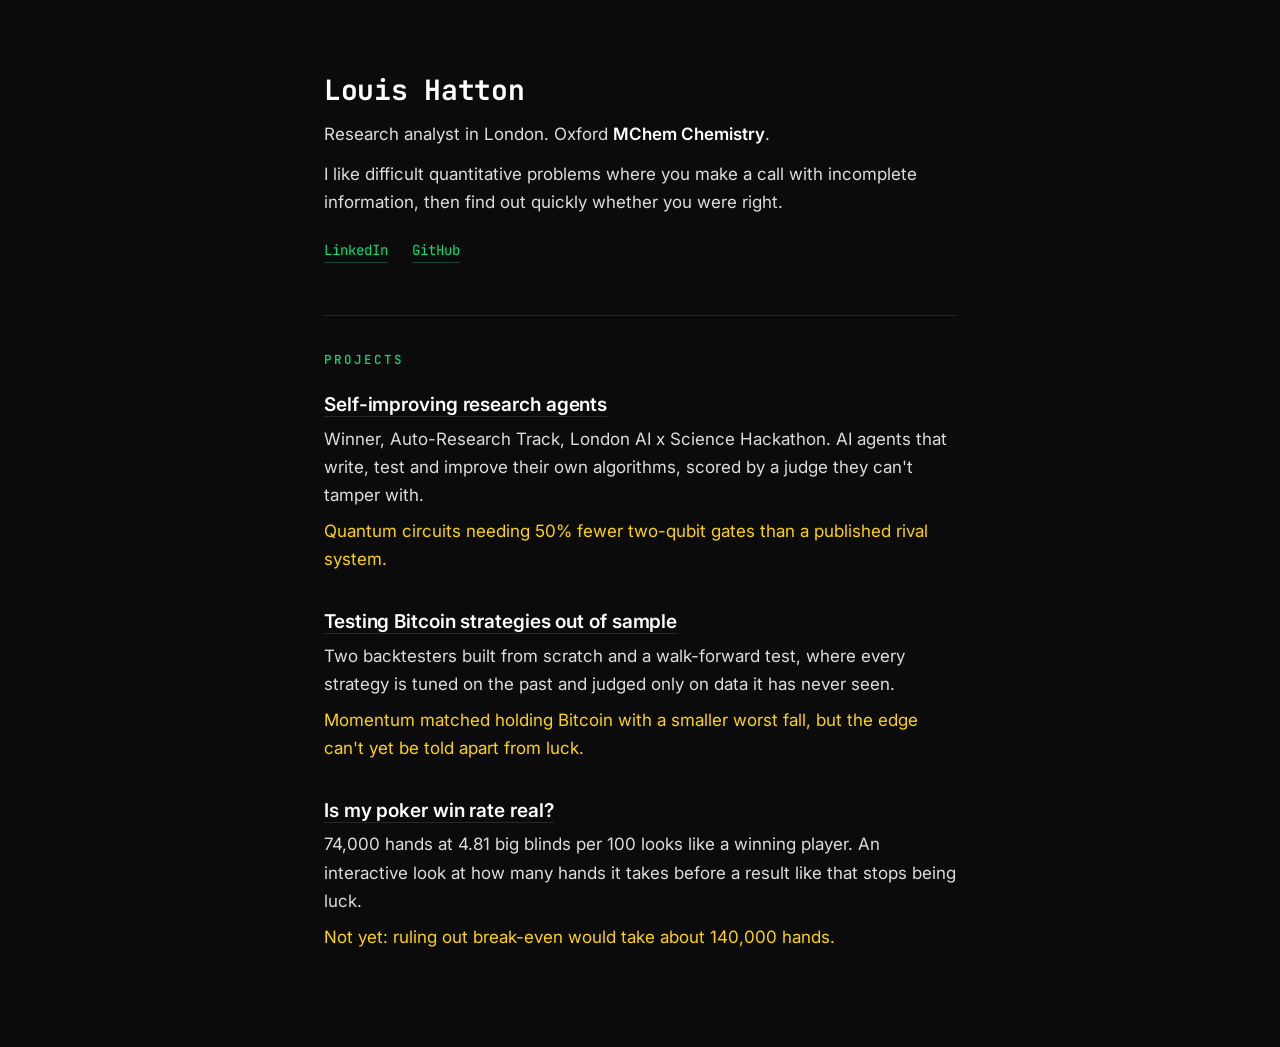
<file: index.html>
<!DOCTYPE html>
<html lang="en">
<head>
<meta charset="utf-8">
<meta name="viewport" content="width=device-width, initial-scale=1">
<title>Louis Hatton</title>
<meta name="description" content="Research analyst in London. Oxford MChem Chemistry. I like difficult quantitative problems where you make a call with incomplete information, then find out quickly whether you were right.">
<meta name="color-scheme" content="dark">
<meta property="og:type" content="website">
<meta property="og:url" content="https://louishatt0n.github.io/">
<meta property="og:title" content="Louis Hatton">
<meta property="og:description" content="Research analyst in London. Oxford MChem Chemistry. I like difficult quantitative problems where you make a call with incomplete information, then find out quickly whether you were right.">
<meta property="og:image" content="https://louishatt0n.github.io/img/og-card.png">
<meta property="og:image:width" content="1200">
<meta property="og:image:height" content="627">
<meta property="og:image:alt" content="Louis Hatton: self-improving research agents, testing Bitcoin strategies out of sample, and whether a poker win rate is real">
<meta name="twitter:card" content="summary_large_image">
<link rel="icon" href="data:image/svg+xml,<svg xmlns='http://www.w3.org/2000/svg' viewBox='0 0 100 100'><rect width='100' height='100' fill='%230b0b0b'/><text y='.92em' x='.14em' font-size='76' fill='%2300e07a' font-family='monospace'>L</text></svg>">
<link rel="preconnect" href="https://fonts.googleapis.com">
<link rel="preconnect" href="https://fonts.gstatic.com" crossorigin>
<link href="https://fonts.googleapis.com/css2?family=Inter:wght@400;500;600&family=JetBrains+Mono:wght@400;500;700&display=swap" rel="stylesheet">
<link rel="stylesheet" href="style.css?v=20261011b">
</head>
<body>
<main>

<h1>Louis Hatton</h1>
<p class="intro">
  Research analyst in London. Oxford <b>MChem Chemistry</b>.
</p>
<p class="intro">
  I like difficult quantitative problems where you make a call with incomplete information,
  then find out quickly whether you were right.
</p>
<div class="links">
  <a href="https://www.linkedin.com/in/louishatton/" target="_blank" rel="noopener">LinkedIn</a>
  <a href="https://github.com/louishatt0n" target="_blank" rel="noopener">GitHub</a>
</div>

<section>
  <h2>Projects</h2>

  <div class="item">
    <h3><a href="agents.html">Self-improving research agents</a></h3>
    <p>Winner, Auto-Research Track, London AI x Science Hackathon. AI agents that write, test and
       improve their own algorithms, scored by a judge they can't tamper with.</p>
    <p class="res">Quantum circuits needing 50% fewer two-qubit gates than a published rival system.</p>
  </div>

  <div class="item">
    <h3><a href="backtester.html">Testing Bitcoin strategies out of sample</a></h3>
    <p>Two backtesters built from scratch and a walk-forward test, where every strategy is tuned on
       the past and judged only on data it has never seen.</p>
    <p class="res">Momentum matched holding Bitcoin with a smaller worst fall, but the edge can't yet
       be told apart from luck.</p>
  </div>

  <div class="item">
    <h3><a href="poker.html">Is my poker win rate real?</a></h3>
    <p>74,000 hands at 4.81 big blinds per 100 looks like a winning player. An interactive look at
       how many hands it takes before a result like that stops being luck.</p>
    <p class="res">Not yet: ruling out break-even would take about 140,000 hands.</p>
  </div>
</section>

</main>
</body>
</html>
</file>
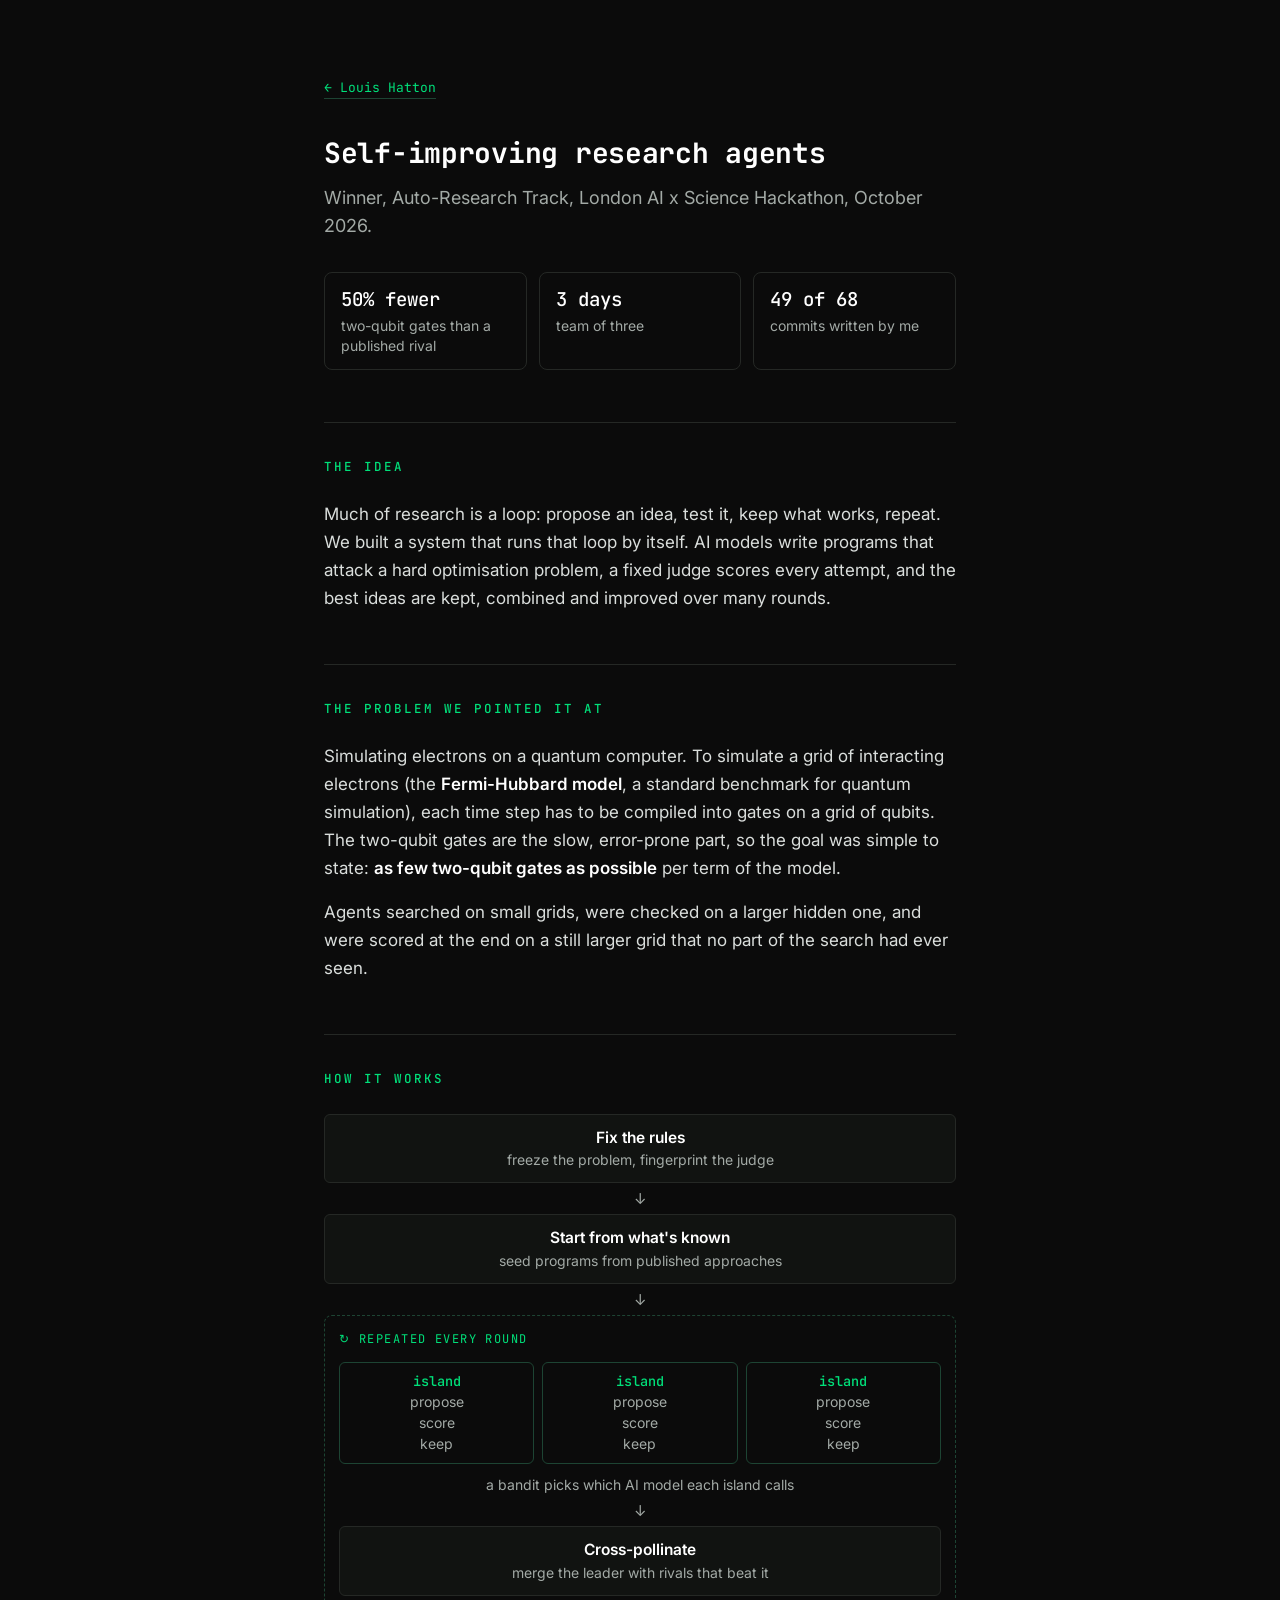
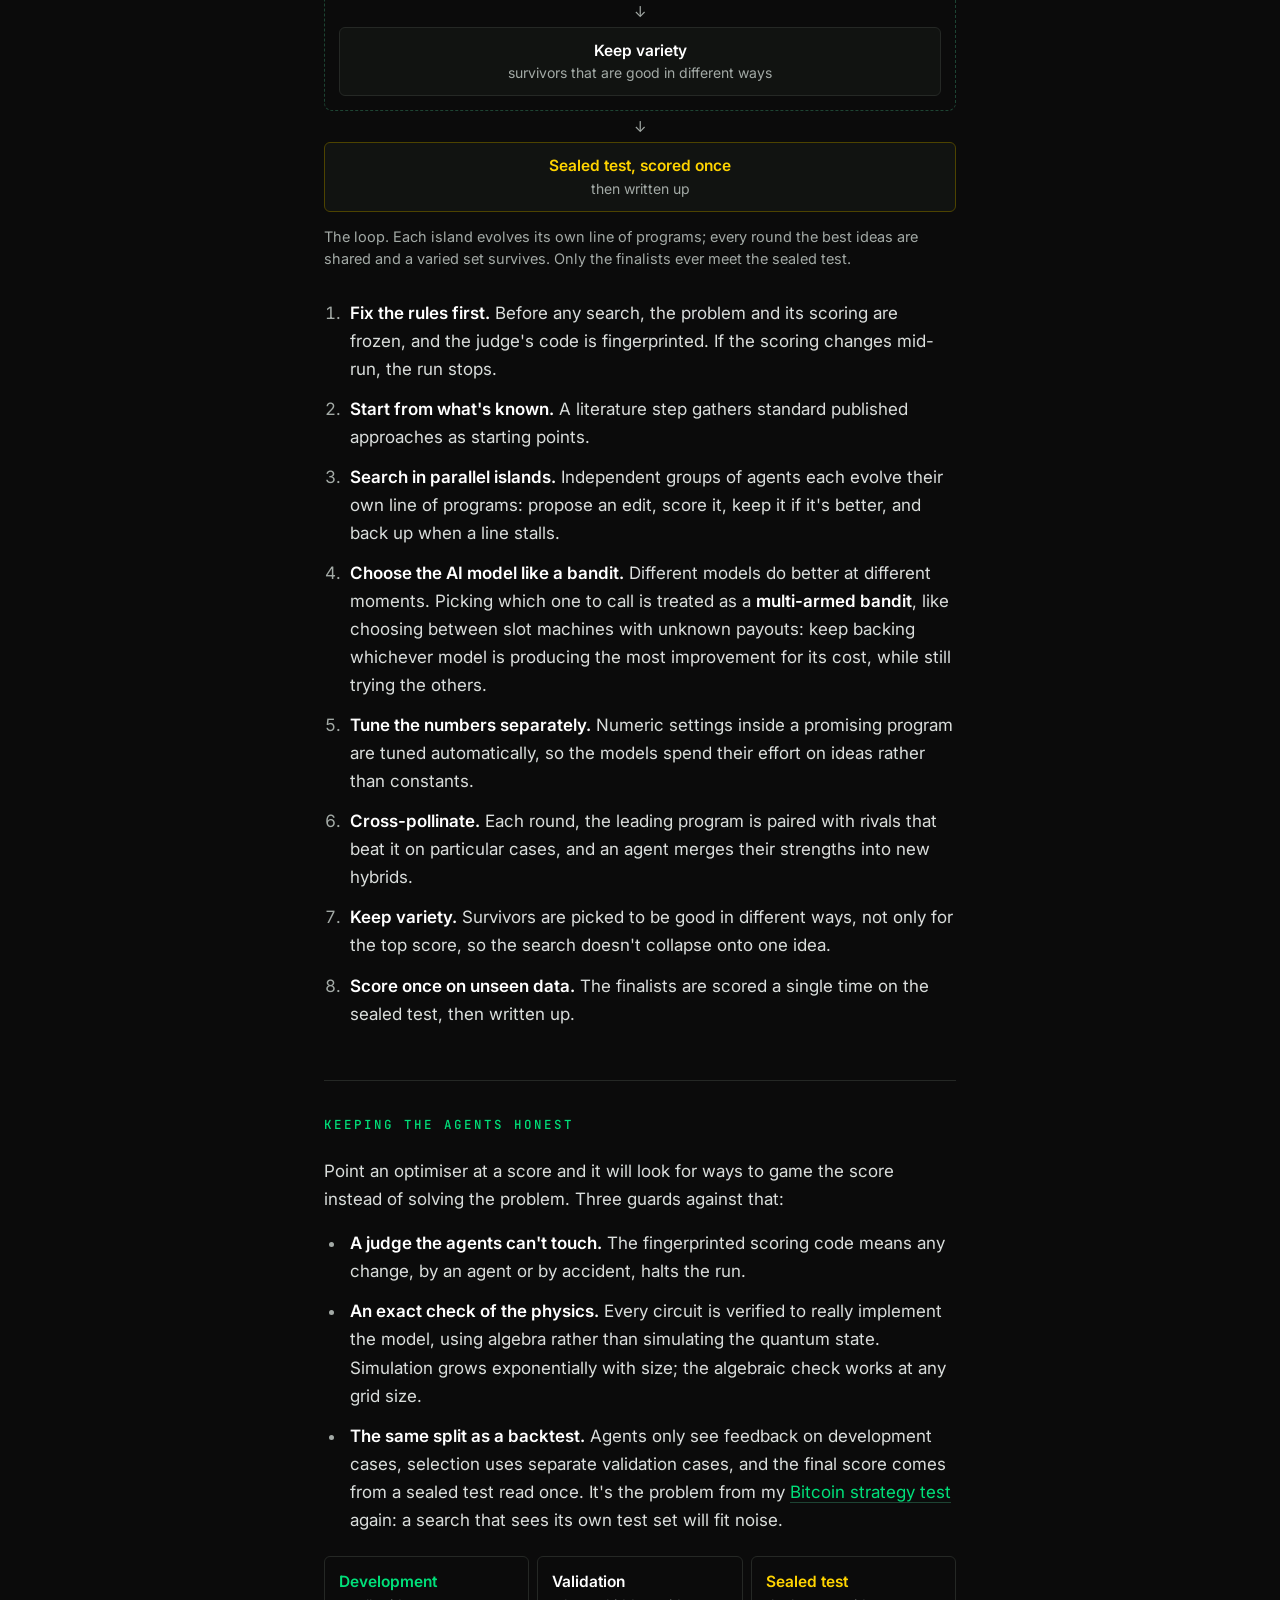
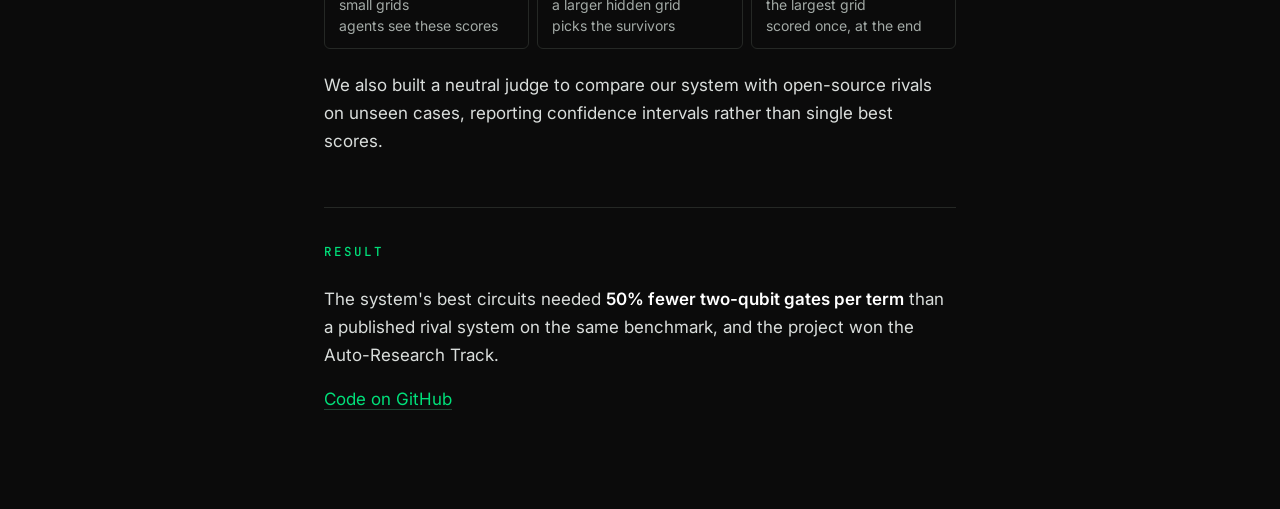
<file: agents.html>
<!DOCTYPE html>
<html lang="en">
<head>
<meta charset="utf-8">
<meta name="viewport" content="width=device-width, initial-scale=1">
<title>Research Agents — Louis Hatton</title>
<meta name="description" content="Winner, Auto-Research Track, London AI x Science Hackathon: AI agents that write, test and improve their own algorithms.">
<meta name="color-scheme" content="dark">
<meta property="og:type" content="article">
<meta property="og:url" content="https://louishatt0n.github.io/agents.html">
<meta property="og:title" content="Research Agents — Louis Hatton">
<meta property="og:description" content="Winner, Auto-Research Track, London AI x Science Hackathon: AI agents that write, test and improve their own algorithms.">
<meta property="og:image" content="https://louishatt0n.github.io/img/og-card.png">
<meta property="og:image:width" content="1200">
<meta property="og:image:height" content="627">
<meta property="og:image:alt" content="Louis Hatton: self-improving research agents, testing Bitcoin strategies out of sample, and whether a poker win rate is real">
<meta name="twitter:card" content="summary_large_image">
<link rel="icon" href="data:image/svg+xml,<svg xmlns='http://www.w3.org/2000/svg' viewBox='0 0 100 100'><rect width='100' height='100' fill='%230b0b0b'/><text y='.92em' x='.14em' font-size='76' fill='%2300e07a' font-family='monospace'>L</text></svg>">
<link rel="preconnect" href="https://fonts.googleapis.com">
<link rel="preconnect" href="https://fonts.gstatic.com" crossorigin>
<link href="https://fonts.googleapis.com/css2?family=Inter:wght@400;500;600&family=JetBrains+Mono:wght@400;500;700&display=swap" rel="stylesheet">
<link rel="stylesheet" href="style.css?v=20261011b">
</head>
<body>
<main>

<a class="back" href="./">← Louis Hatton</a>
<h1>Self-improving research agents</h1>
<p class="lede">Winner, Auto-Research Track, London AI x Science Hackathon, October 2026.</p>

<div class="stats">
  <div class="stat"><b>50% fewer</b><span>two-qubit gates than a published rival</span></div>
  <div class="stat"><b>3 days</b><span>team of three</span></div>
  <div class="stat"><b>49 of 68</b><span>commits written by me</span></div>
</div>

<section class="prose">
  <h2>The idea</h2>
  <p>Much of research is a loop: propose an idea, test it, keep what works, repeat. We built a system
     that runs that loop by itself. AI models write programs that attack a hard optimisation problem, a
     fixed judge scores every attempt, and the best ideas are kept, combined and improved over many
     rounds.</p>
</section>

<section class="prose">
  <h2>The problem we pointed it at</h2>
  <p>Simulating electrons on a quantum computer. To simulate a grid of interacting electrons (the
     <b>Fermi-Hubbard model</b>, a standard benchmark for quantum simulation), each time step has to be
     compiled into gates on a grid of qubits. The two-qubit gates are the slow, error-prone part, so
     the goal was simple to state: <b>as few two-qubit gates as possible</b> per term of the model.</p>
  <p>Agents searched on small grids, were checked on a larger hidden one, and were scored at the end on
     a still larger grid that no part of the search had ever seen.</p>
</section>

<section class="prose">
  <h2>How it works</h2>
  <figure class="flow" aria-label="Diagram of the research loop">
    <div class="step"><b>Fix the rules</b><span>freeze the problem, fingerprint the judge</span></div>
    <div class="arrow" aria-hidden="true">↓</div>
    <div class="step"><b>Start from what's known</b><span>seed programs from published approaches</span></div>
    <div class="arrow" aria-hidden="true">↓</div>
    <div class="loop">
      <div class="loop-tag">↻ Repeated every round</div>
      <div class="islands">
        <div class="island"><b>island</b><span>propose</span><span>score</span><span>keep</span></div>
        <div class="island"><b>island</b><span>propose</span><span>score</span><span>keep</span></div>
        <div class="island"><b>island</b><span>propose</span><span>score</span><span>keep</span></div>
      </div>
      <p class="note">a bandit picks which AI model each island calls</p>
      <div class="arrow" aria-hidden="true">↓</div>
      <div class="step"><b>Cross-pollinate</b><span>merge the leader with rivals that beat it</span></div>
      <div class="arrow" aria-hidden="true">↓</div>
      <div class="step"><b>Keep variety</b><span>survivors that are good in different ways</span></div>
    </div>
    <div class="arrow" aria-hidden="true">↓</div>
    <div class="step final"><b>Sealed test, scored once</b><span>then written up</span></div>
    <figcaption>The loop. Each island evolves its own line of programs; every round the best ideas are
      shared and a varied set survives. Only the finalists ever meet the sealed test.</figcaption>
  </figure>
  <ol>
    <li><b>Fix the rules first.</b> Before any search, the problem and its scoring are frozen, and the
        judge's code is fingerprinted. If the scoring changes mid-run, the run stops.</li>
    <li><b>Start from what's known.</b> A literature step gathers standard published approaches as
        starting points.</li>
    <li><b>Search in parallel islands.</b> Independent groups of agents each evolve their own line of
        programs: propose an edit, score it, keep it if it's better, and back up when a line stalls.</li>
    <li><b>Choose the AI model like a bandit.</b> Different models do better at different moments.
        Picking which one to call is treated as a <b>multi-armed bandit</b>, like choosing between slot
        machines with unknown payouts: keep backing whichever model is producing the most improvement
        for its cost, while still trying the others.</li>
    <li><b>Tune the numbers separately.</b> Numeric settings inside a promising program are tuned
        automatically, so the models spend their effort on ideas rather than constants.</li>
    <li><b>Cross-pollinate.</b> Each round, the leading program is paired with rivals that beat it on
        particular cases, and an agent merges their strengths into new hybrids.</li>
    <li><b>Keep variety.</b> Survivors are picked to be good in different ways, not only for the top
        score, so the search doesn't collapse onto one idea.</li>
    <li><b>Score once on unseen data.</b> The finalists are scored a single time on the sealed test,
        then written up.</li>
  </ol>
</section>

<section class="prose">
  <h2>Keeping the agents honest</h2>
  <p>Point an optimiser at a score and it will look for ways to game the score instead of solving the
     problem. Three guards against that:</p>
  <ul>
    <li><b>A judge the agents can't touch.</b> The fingerprinted scoring code means any change, by an
        agent or by accident, halts the run.</li>
    <li><b>An exact check of the physics.</b> Every circuit is verified to really implement the model,
        using algebra rather than simulating the quantum state. Simulation grows exponentially with
        size; the algebraic check works at any grid size.</li>
    <li><b>The same split as a backtest.</b> Agents only see feedback on development cases, selection
        uses separate validation cases, and the final score comes from a sealed test read once. It's
        the problem from my <a href="backtester.html">Bitcoin strategy test</a> again: a search that
        sees its own test set will fit noise.</li>
  </ul>
  <div class="split" aria-label="How the test cases are split">
    <div class="part dev"><b>Development</b><span>small grids</span><span>agents see these scores</span></div>
    <div class="part val"><b>Validation</b><span>a larger hidden grid</span><span>picks the survivors</span></div>
    <div class="part test"><b>Sealed test</b><span>the largest grid</span><span>scored once, at the end</span></div>
  </div>
  <p>We also built a neutral judge to compare our system with open-source rivals on unseen cases,
     reporting confidence intervals rather than single best scores.</p>
</section>

<section class="prose">
  <h2>Result</h2>
  <p>The system's best circuits needed <b>50% fewer two-qubit gates per term</b> than a published rival
     system on the same benchmark, and the project won the Auto-Research Track.</p>
  <p><a href="https://github.com/Geno20261003/aixscience_hackathon" target="_blank" rel="noopener">Code on GitHub</a></p>
</section>

</main>
</body>
</html>
</file>
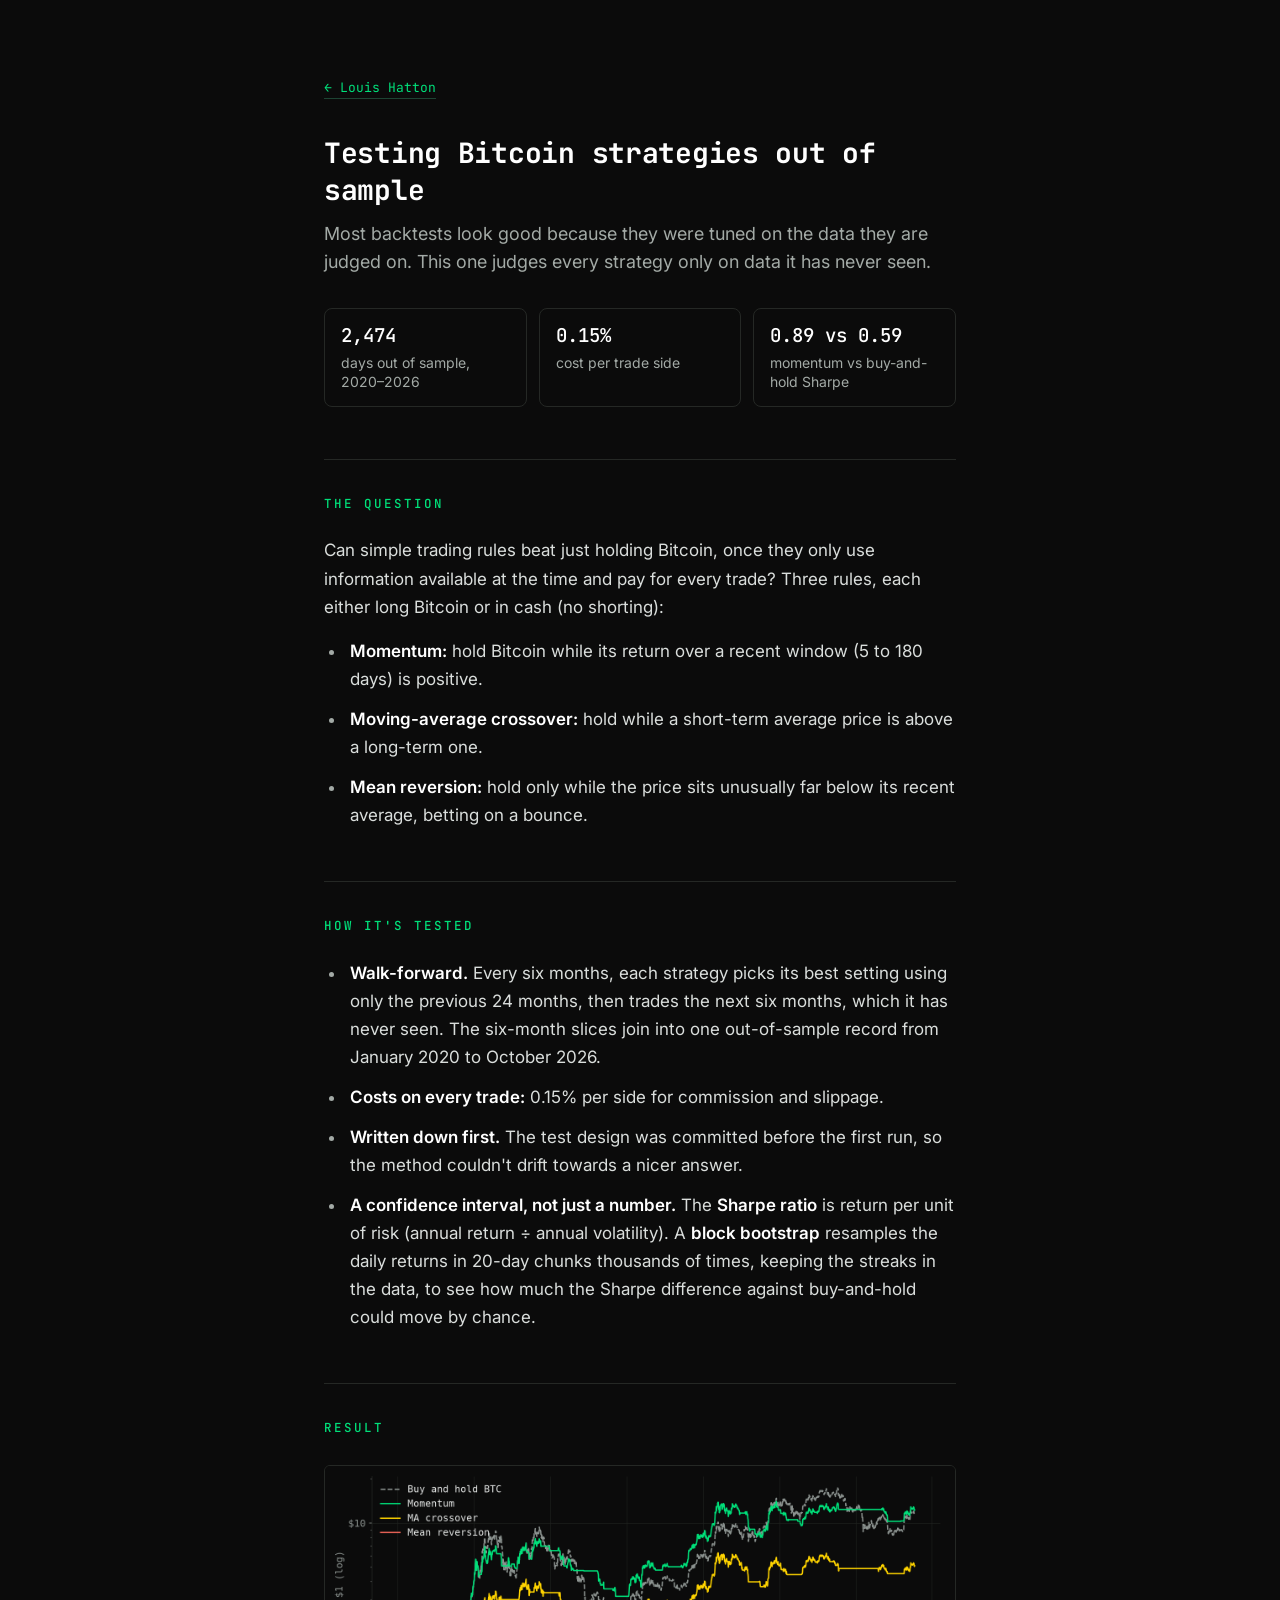
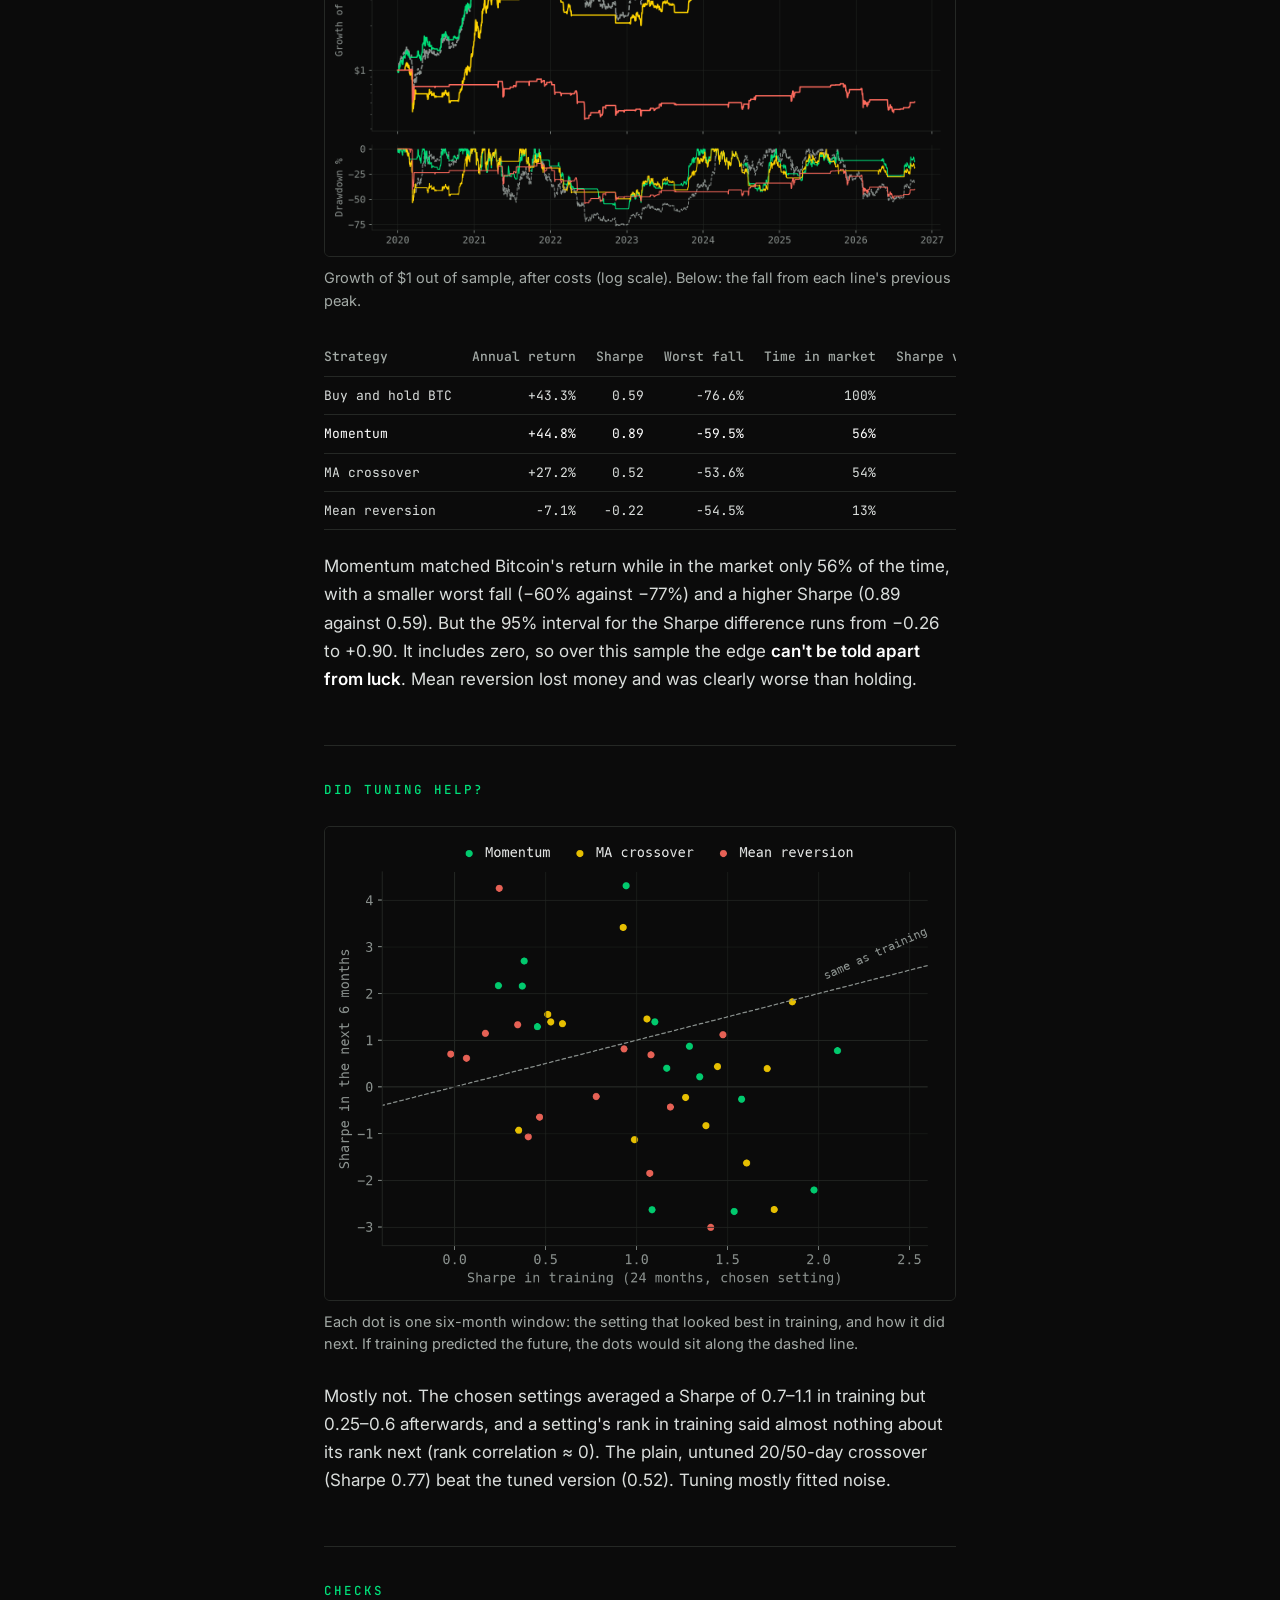
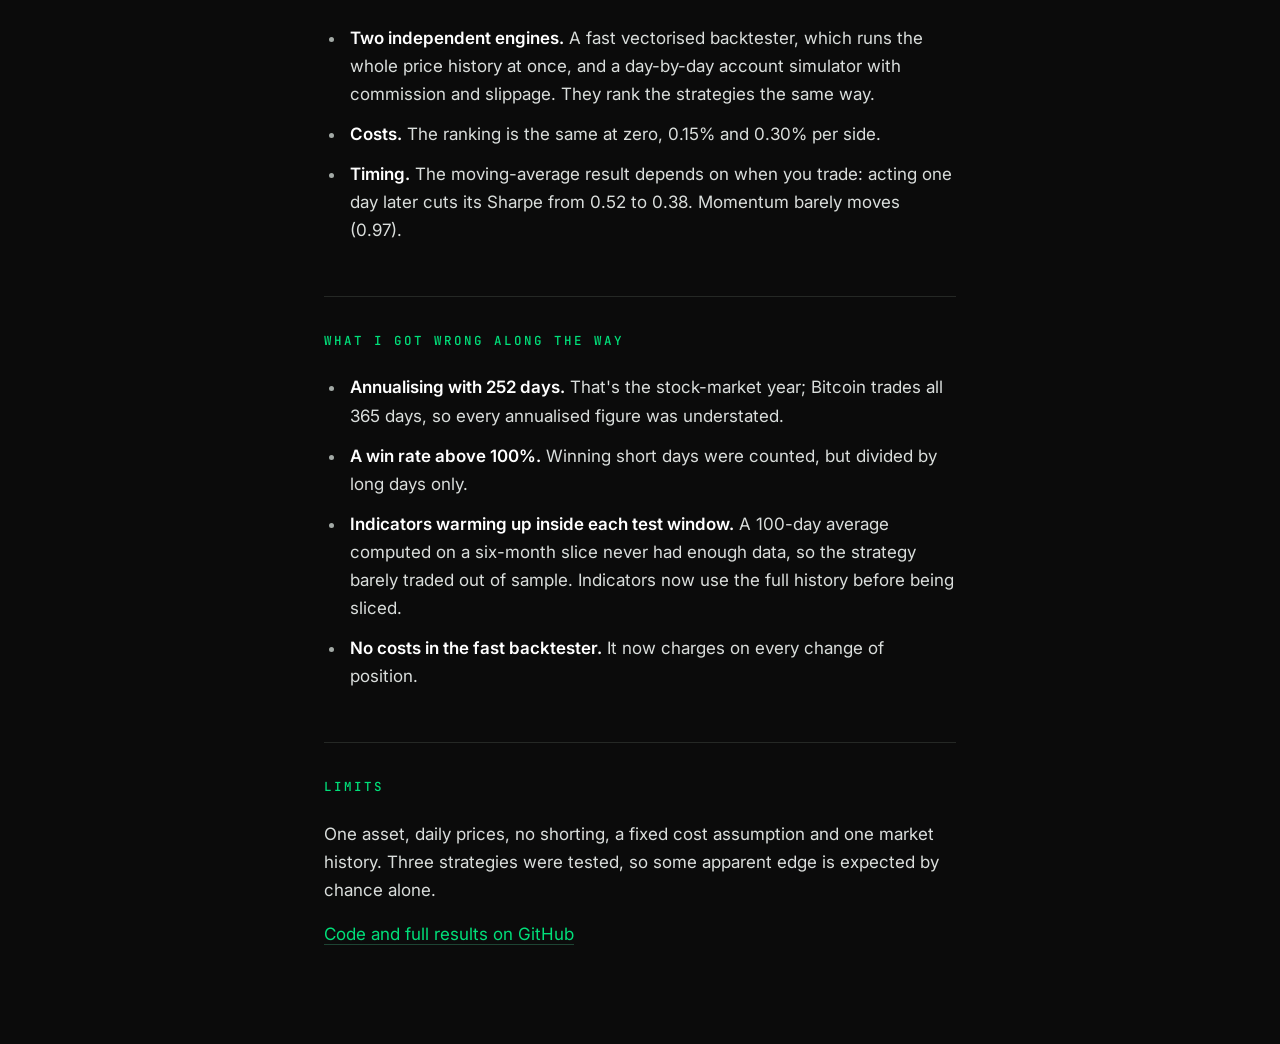
<file: backtester.html>
<!DOCTYPE html>
<html lang="en">
<head>
<meta charset="utf-8">
<meta name="viewport" content="width=device-width, initial-scale=1">
<title>Bitcoin Backtester — Louis Hatton</title>
<meta name="description" content="A walk-forward, out-of-sample test of three Bitcoin trading strategies after costs, with bootstrap confidence intervals.">
<meta name="color-scheme" content="dark">
<meta property="og:type" content="article">
<meta property="og:url" content="https://louishatt0n.github.io/backtester.html">
<meta property="og:title" content="Bitcoin Backtester — Louis Hatton">
<meta property="og:description" content="A walk-forward, out-of-sample test of three Bitcoin trading strategies after costs, with bootstrap confidence intervals.">
<meta property="og:image" content="https://louishatt0n.github.io/img/og-card.png">
<meta property="og:image:width" content="1200">
<meta property="og:image:height" content="627">
<meta property="og:image:alt" content="Louis Hatton: self-improving research agents, testing Bitcoin strategies out of sample, and whether a poker win rate is real">
<meta name="twitter:card" content="summary_large_image">
<link rel="icon" href="data:image/svg+xml,<svg xmlns='http://www.w3.org/2000/svg' viewBox='0 0 100 100'><rect width='100' height='100' fill='%230b0b0b'/><text y='.92em' x='.14em' font-size='76' fill='%2300e07a' font-family='monospace'>L</text></svg>">
<link rel="preconnect" href="https://fonts.googleapis.com">
<link rel="preconnect" href="https://fonts.gstatic.com" crossorigin>
<link href="https://fonts.googleapis.com/css2?family=Inter:wght@400;500;600&family=JetBrains+Mono:wght@400;500;700&display=swap" rel="stylesheet">
<link rel="stylesheet" href="style.css?v=20261011b">
</head>
<body>
<main>

<a class="back" href="./">← Louis Hatton</a>
<h1>Testing Bitcoin strategies out of sample</h1>
<p class="lede">Most backtests look good because they were tuned on the data they are judged on. This one
   judges every strategy only on data it has never seen.</p>

<div class="stats">
  <div class="stat"><b>2,474</b><span>days out of sample, 2020–2026</span></div>
  <div class="stat"><b>0.15%</b><span>cost per trade side</span></div>
  <div class="stat"><b>0.89 vs 0.59</b><span>momentum vs buy-and-hold Sharpe</span></div>
</div>

<section class="prose">
  <h2>The question</h2>
  <p>Can simple trading rules beat just holding Bitcoin, once they only use information available at
     the time and pay for every trade? Three rules, each either long Bitcoin or in cash (no shorting):</p>
  <ul>
    <li><b>Momentum:</b> hold Bitcoin while its return over a recent window (5 to 180 days) is positive.</li>
    <li><b>Moving-average crossover:</b> hold while a short-term average price is above a long-term one.</li>
    <li><b>Mean reversion:</b> hold only while the price sits unusually far below its recent average,
        betting on a bounce.</li>
  </ul>
</section>

<section class="prose">
  <h2>How it's tested</h2>
  <ul>
    <li><b>Walk-forward.</b> Every six months, each strategy picks its best setting using only the
        previous 24 months, then trades the next six months, which it has never seen. The six-month
        slices join into one out-of-sample record from January 2020 to October 2026.</li>
    <li><b>Costs on every trade:</b> 0.15% per side for commission and slippage.</li>
    <li><b>Written down first.</b> The test design was committed before the first run, so the method
        couldn't drift towards a nicer answer.</li>
    <li><b>A confidence interval, not just a number.</b> The <b>Sharpe ratio</b> is return per unit of
        risk (annual return ÷ annual volatility). A <b>block bootstrap</b> resamples the daily returns in
        20-day chunks thousands of times, keeping the streaks in the data, to see how much the Sharpe
        difference against buy-and-hold could move by chance.</li>
  </ul>
</section>

<section class="prose">
  <h2>Result</h2>
  <figure>
    <img src="img/oos_equity.png" alt="Out-of-sample growth of one dollar for buy-and-hold Bitcoin and the three walk-forward strategies, 2020 to 2026, with drawdowns below" loading="lazy">
    <figcaption>Growth of $1 out of sample, after costs (log scale). Below: the fall from each line's
      previous peak.</figcaption>
  </figure>
  <div class="table-wrap">
    <table>
      <thead><tr><th>Strategy</th><th>Annual return</th><th>Sharpe</th><th>Worst fall</th><th>Time in market</th><th>Sharpe vs hold, 95% CI</th></tr></thead>
      <tbody>
        <tr><td>Buy and hold BTC</td><td>+43.3%</td><td>0.59</td><td>−76.6%</td><td>100%</td><td></td></tr>
        <tr class="hl"><td>Momentum</td><td>+44.8%</td><td>0.89</td><td>−59.5%</td><td>56%</td><td>−0.26 to +0.90</td></tr>
        <tr><td>MA crossover</td><td>+27.2%</td><td>0.52</td><td>−53.6%</td><td>54%</td><td>−0.59 to +0.52</td></tr>
        <tr><td>Mean reversion</td><td>−7.1%</td><td>−0.22</td><td>−54.5%</td><td>13%</td><td>−1.52 to −0.10</td></tr>
      </tbody>
    </table>
  </div>
  <p>Momentum matched Bitcoin's return while in the market only 56% of the time, with a smaller worst
     fall (−60% against −77%) and a higher Sharpe (0.89 against 0.59). But the 95% interval for the
     Sharpe difference runs from −0.26 to +0.90. It includes zero, so over this sample the edge
     <b>can't be told apart from luck</b>. Mean reversion lost money and was clearly worse than holding.</p>
</section>

<section class="prose">
  <h2>Did tuning help?</h2>
  <figure>
    <img src="img/train_vs_test.png" alt="Scatter of training Sharpe against next-six-month Sharpe for each walk-forward window; points show no relationship with the diagonal" loading="lazy">
    <figcaption>Each dot is one six-month window: the setting that looked best in training, and how it
      did next. If training predicted the future, the dots would sit along the dashed line.</figcaption>
  </figure>
  <p>Mostly not. The chosen settings averaged a Sharpe of 0.7–1.1 in training but 0.25–0.6 afterwards,
     and a setting's rank in training said almost nothing about its rank next (rank correlation ≈ 0).
     The plain, untuned 20/50-day crossover (Sharpe 0.77) beat the tuned version (0.52). Tuning mostly
     fitted noise.</p>
</section>

<section class="prose">
  <h2>Checks</h2>
  <ul>
    <li><b>Two independent engines.</b> A fast vectorised backtester, which runs the whole price history
        at once, and a day-by-day account simulator with commission and slippage. They rank the
        strategies the same way.</li>
    <li><b>Costs.</b> The ranking is the same at zero, 0.15% and 0.30% per side.</li>
    <li><b>Timing.</b> The moving-average result depends on when you trade: acting one day later cuts its
        Sharpe from 0.52 to 0.38. Momentum barely moves (0.97).</li>
  </ul>
</section>

<section class="prose">
  <h2>What I got wrong along the way</h2>
  <ul>
    <li><b>Annualising with 252 days.</b> That's the stock-market year; Bitcoin trades all 365 days, so
        every annualised figure was understated.</li>
    <li><b>A win rate above 100%.</b> Winning short days were counted, but divided by long days only.</li>
    <li><b>Indicators warming up inside each test window.</b> A 100-day average computed on a six-month
        slice never had enough data, so the strategy barely traded out of sample. Indicators now use the
        full history before being sliced.</li>
    <li><b>No costs in the fast backtester.</b> It now charges on every change of position.</li>
  </ul>
</section>

<section class="prose">
  <h2>Limits</h2>
  <p>One asset, daily prices, no shorting, a fixed cost assumption and one market history. Three
     strategies were tested, so some apparent edge is expected by chance alone.</p>
  <p><a href="https://github.com/louishatt0n/algotrading_learner" target="_blank" rel="noopener">Code and full results on GitHub</a></p>
</section>

</main>
</body>
</html>
</file>
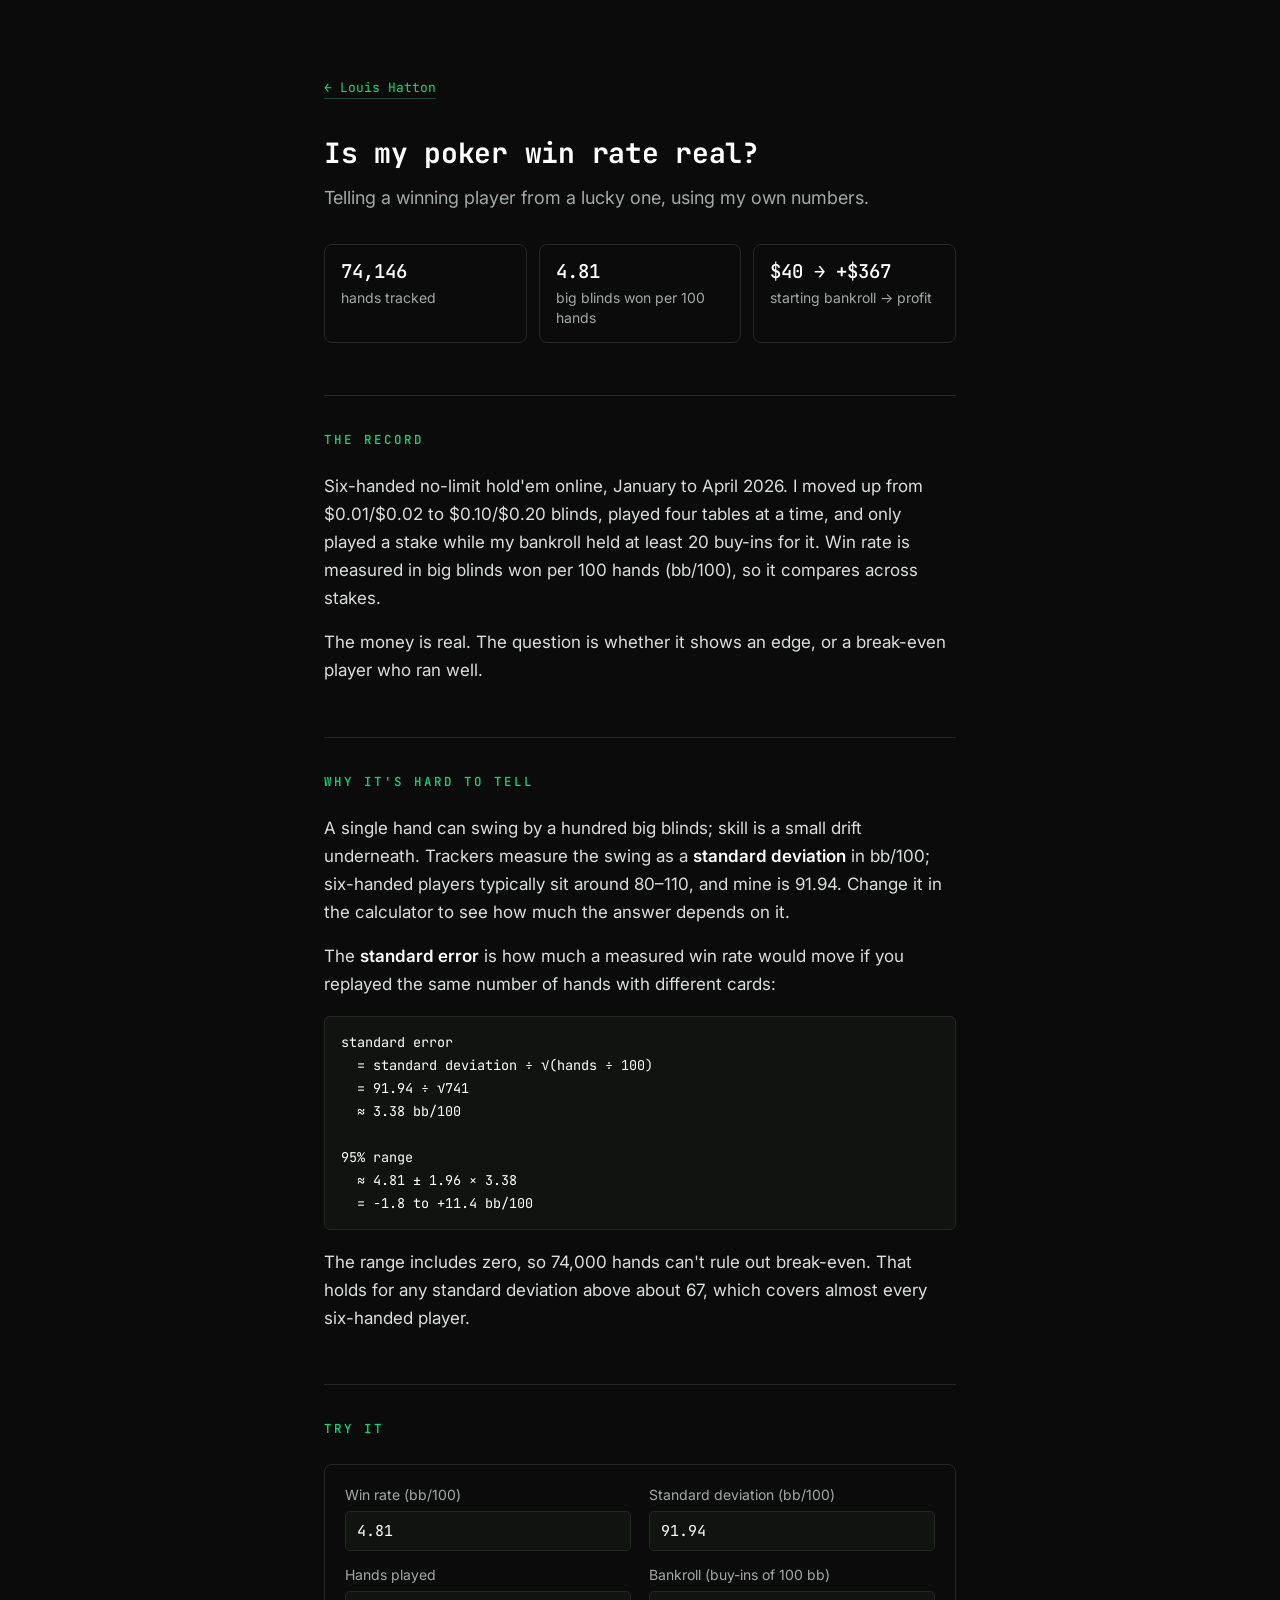
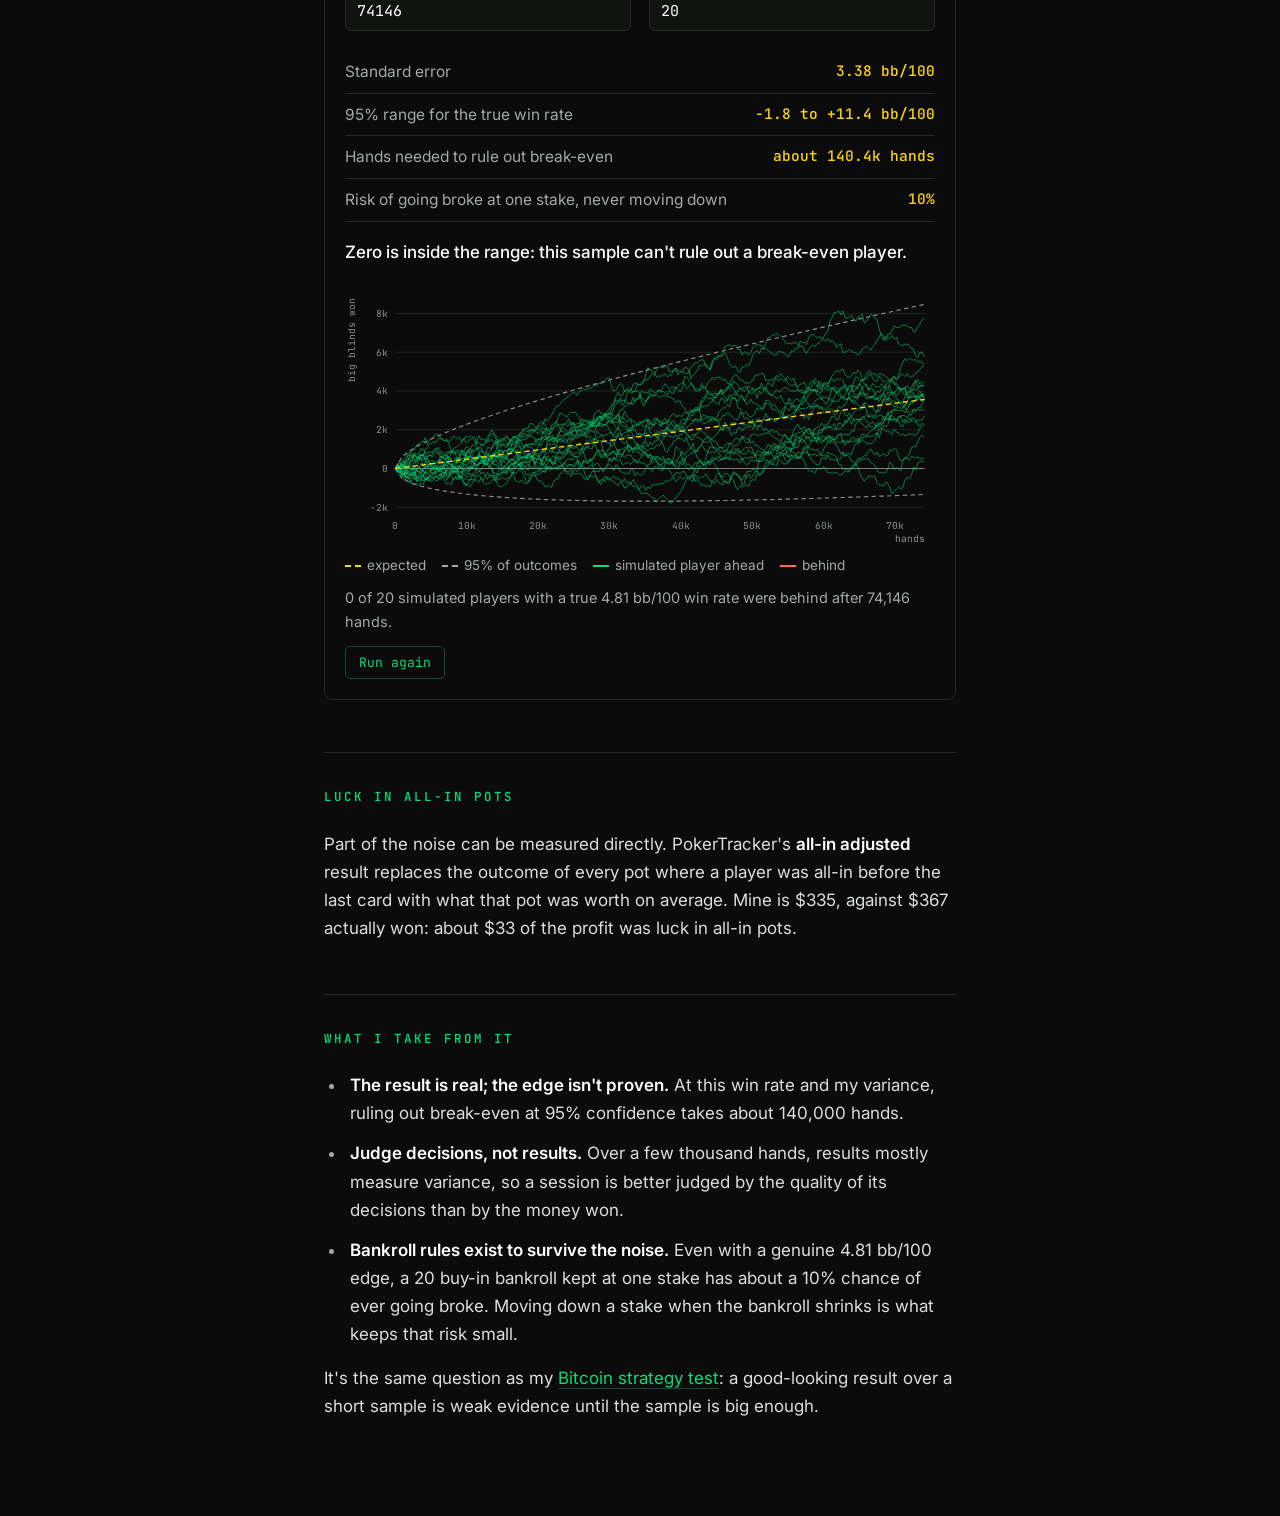
<file: poker.html>
<!DOCTYPE html>
<html lang="en">
<head>
<meta charset="utf-8">
<meta name="viewport" content="width=device-width, initial-scale=1">
<title>Poker Win Rate — Louis Hatton</title>
<meta name="description" content="74,000 hands at 4.81 bb/100: skill or luck? An interactive calculator for poker win-rate confidence intervals and risk of ruin.">
<meta name="color-scheme" content="dark">
<meta property="og:type" content="article">
<meta property="og:url" content="https://louishatt0n.github.io/poker.html">
<meta property="og:title" content="Poker Win Rate — Louis Hatton">
<meta property="og:description" content="74,000 hands at 4.81 bb/100: skill or luck? An interactive calculator for poker win-rate confidence intervals and risk of ruin.">
<meta property="og:image" content="https://louishatt0n.github.io/img/og-card.png">
<meta property="og:image:width" content="1200">
<meta property="og:image:height" content="627">
<meta property="og:image:alt" content="Louis Hatton: self-improving research agents, testing Bitcoin strategies out of sample, and whether a poker win rate is real">
<meta name="twitter:card" content="summary_large_image">
<link rel="icon" href="data:image/svg+xml,<svg xmlns='http://www.w3.org/2000/svg' viewBox='0 0 100 100'><rect width='100' height='100' fill='%230b0b0b'/><text y='.92em' x='.14em' font-size='76' fill='%2300e07a' font-family='monospace'>L</text></svg>">
<link rel="preconnect" href="https://fonts.googleapis.com">
<link rel="preconnect" href="https://fonts.gstatic.com" crossorigin>
<link href="https://fonts.googleapis.com/css2?family=Inter:wght@400;500;600&family=JetBrains+Mono:wght@400;500;700&display=swap" rel="stylesheet">
<link rel="stylesheet" href="style.css?v=20261011b">
</head>
<body>
<main>

<a class="back" href="./">← Louis Hatton</a>
<h1>Is my poker win rate real?</h1>
<p class="lede">Telling a winning player from a lucky one, using my own numbers.</p>

<div class="stats">
  <div class="stat"><b>74,146</b><span>hands tracked</span></div>
  <div class="stat"><b>4.81</b><span>big blinds won per 100 hands</span></div>
  <div class="stat"><b>$40 → +$367</b><span>starting bankroll → profit</span></div>
</div>

<section class="prose">
  <h2>The record</h2>
  <p>Six-handed no-limit hold'em online, January to April 2026. I moved up from $0.01/$0.02 to
     $0.10/$0.20 blinds, played four tables at a time, and only played a stake while my bankroll held
     at least 20 buy-ins for it. Win rate is measured in big blinds won per 100 hands (bb/100), so it
     compares across stakes.</p>
  <p>The money is real. The question is whether it shows an edge, or a break-even player who ran well.</p>
</section>

<section class="prose">
  <h2>Why it's hard to tell</h2>
  <p>A single hand can swing by a hundred big blinds; skill is a small drift underneath. Trackers
     measure the swing as a <b>standard deviation</b> in bb/100; six-handed players typically sit around
     80–110, and mine is 91.94. Change it in the calculator to see how much the answer depends on it.</p>
  <p>The <b>standard error</b> is how much a measured win rate would move if you replayed the same
     number of hands with different cards:</p>
  <div class="formula">standard error
  = standard deviation ÷ √(hands ÷ 100)
  = 91.94 ÷ √741
  ≈ 3.38 bb/100

95% range
  ≈ 4.81 ± 1.96 × 3.38
  = −1.8 to +11.4 bb/100</div>
  <p>The range includes zero, so 74,000 hands can't rule out break-even. That holds for any standard
     deviation above about 67, which covers almost every six-handed player.</p>
</section>

<section>
  <h2>Try it</h2>
  <div class="tool">
    <div class="inputs">
      <label>Win rate (bb/100)<input id="wr" type="number" step="0.01" value="4.81" inputmode="decimal"></label>
      <label>Standard deviation (bb/100)<input id="sd" type="number" step="0.01" min="1" value="91.94" inputmode="decimal"></label>
      <label>Hands played<input id="hands" type="number" step="1000" min="100" value="74146" inputmode="numeric"></label>
      <label>Bankroll (buy-ins of 100 bb)<input id="br" type="number" step="1" min="1" value="20" inputmode="decimal"></label>
    </div>
    <div class="outputs" aria-live="polite">
      <div class="out"><span>Standard error</span><b id="o-se">—</b></div>
      <div class="out"><span>95% range for the true win rate</span><b id="o-ci">—</b></div>
      <div class="out"><span>Hands needed to rule out break-even</span><b id="o-need">—</b></div>
      <div class="out"><span>Risk of going broke at one stake, never moving down</span><b id="o-ror">—</b></div>
      <p class="verdict" id="o-verdict"></p>
    </div>
    <svg class="chart" id="chart" viewBox="0 0 680 300" role="img" aria-label="Simulated winnings of 20 players with the chosen win rate"></svg>
    <div class="key">
      <span><i style="border-color:var(--yellow);border-top-style:dashed"></i>expected</span>
      <span><i style="border-color:var(--muted);border-top-style:dashed"></i>95% of outcomes</span>
      <span><i style="border-color:var(--green)"></i>simulated player ahead</span>
      <span><i style="border-color:var(--red)"></i>behind</span>
    </div>
    <div class="chart-foot">
      <p id="o-sim"></p>
      <button id="rerun" type="button">Run again</button>
    </div>
  </div>
</section>

<section class="prose">
  <h2>Luck in all-in pots</h2>
  <p>Part of the noise can be measured directly. PokerTracker's <b>all-in adjusted</b> result
     replaces the outcome of every pot where a player was all-in before the last card with what
     that pot was worth on average. Mine is $335, against $367 actually won: about $33 of the profit
     was luck in all-in pots.</p>
</section>

<section class="prose">
  <h2>What I take from it</h2>
  <ul>
    <li><b>The result is real; the edge isn't proven.</b> At this win rate and my variance, ruling out
        break-even at 95% confidence takes about 140,000 hands.</li>
    <li><b>Judge decisions, not results.</b> Over a few thousand hands, results mostly measure variance,
        so a session is better judged by the quality of its decisions than by the money won.</li>
    <li><b>Bankroll rules exist to survive the noise.</b> Even with a genuine 4.81 bb/100 edge, a
        20 buy-in bankroll kept at one stake has about a 10% chance of ever going broke. Moving down a
        stake when the bankroll shrinks is what keeps that risk small.</li>
  </ul>
  <p>It's the same question as my <a href="backtester.html">Bitcoin strategy test</a>: a good-looking
     result over a short sample is weak evidence until the sample is big enough.</p>
</section>

</main>
<script>
(function () {
  var $ = function (id) { return document.getElementById(id); };
  var C = { green: "#00e07a", red: "#ff6b5e", yellow: "#ffd400", muted: "#8b928f", line: "#222522", fg: "#c9cecb" };
  var PLAYERS = 20, Z = 1.96;

  function normal() {
    var u = 0, v = 0;
    while (u === 0) u = Math.random();
    while (v === 0) v = Math.random();
    return Math.sqrt(-2 * Math.log(u)) * Math.cos(2 * Math.PI * v);
  }
  function signed(x, d) { return (x < 0 ? "−" : "+") + Math.abs(x).toFixed(d); }
  function compact(x) {
    var a = Math.abs(x), s = x < 0 ? "−" : "";
    if (a >= 1e6) return s + +(a / 1e6).toFixed(1) + "m";
    if (a >= 1e3) return s + +(a / 1e3).toFixed(1) + "k";
    return s + Math.round(a);
  }
  function niceStep(range, target) {
    var raw = range / target, p = Math.pow(10, Math.floor(Math.log10(raw))), m = raw / p;
    return p * (m < 1.5 ? 1 : m < 3.5 ? 2 : m < 7.5 ? 5 : 10);
  }
  function read() {
    return { wr: parseFloat($("wr").value), sd: parseFloat($("sd").value),
             n: Math.round(parseFloat($("hands").value)), br: parseFloat($("br").value) };
  }
  function valid(v) {
    return [v.wr, v.sd, v.n, v.br].every(isFinite) && v.sd > 0 && v.n >= 100 && v.n <= 1e7 && v.br > 0;
  }

  function stats(v) {
    var se = v.sd / Math.sqrt(v.n / 100), lo = v.wr - Z * se, hi = v.wr + Z * se;
    $("o-se").textContent = se.toFixed(2) + " bb/100";
    $("o-ci").textContent = signed(lo, 1) + " to " + signed(hi, 1) + " bb/100";
    if (v.wr > 0) {
      var need = Math.ceil(100 * Math.pow(Z * v.sd / v.wr, 2));
      $("o-need").textContent = "about " + compact(need) + " hands";
      var ror = Math.exp(-2 * v.wr * v.br * 100 / (v.sd * v.sd)) * 100;
      $("o-ror").textContent = ror < 0.1 ? "under 0.1%" : (ror < 10 ? ror.toFixed(1) : Math.round(ror)) + "%";
    } else {
      $("o-need").textContent = "never, without a positive win rate";
      $("o-ror").textContent = "100%";
    }
    $("o-verdict").textContent = lo > 0
      ? "Zero is outside the range: a result this strong is unlikely to be luck."
      : hi < 0 ? "The whole range is below zero: most likely a losing player."
      : "Zero is inside the range: this sample can't rule out a break-even player.";
  }

  function draw(v) {
    var W = 680, H = 300, P = { l: 58, r: 12, t: 12, b: 36 };
    var blocks = Math.max(1, Math.round(v.n / 100)), every = Math.max(1, Math.floor(blocks / 240));
    var paths = [], ymin = 0, ymax = 0, behind = 0;
    for (var p = 0; p < PLAYERS; p++) {
      var c = 0, pts = [[0, 0]];
      for (var b = 1; b <= blocks; b++) {
        c += v.wr + v.sd * normal();
        if (b % every === 0 || b === blocks) pts.push([b * 100, c]);
      }
      if (c < 0) behind++;
      paths.push(pts);
      pts.forEach(function (q) { ymin = Math.min(ymin, q[1]); ymax = Math.max(ymax, q[1]); });
    }
    var band = [];
    for (var i = 0; i <= 80; i++) {
      var h = v.n * i / 80, m = v.wr * h / 100, d = Z * v.sd * Math.sqrt(h / 100);
      band.push([h, m - d, m + d, m]);
      ymin = Math.min(ymin, m - d); ymax = Math.max(ymax, m + d);
    }
    var pad = (ymax - ymin) * 0.05; ymin -= pad; ymax += pad;
    var X = function (h) { return P.l + (W - P.l - P.r) * h / v.n; };
    var Y = function (y) { return P.t + (H - P.t - P.b) * (ymax - y) / (ymax - ymin); };
    var line = function (pts, k) { return pts.map(function (q) { return X(q[0]).toFixed(1) + "," + Y(q[k]).toFixed(1); }).join(" "); };
    var s = "";
    var ys = niceStep(ymax - ymin, 5);
    for (var t = Math.ceil(ymin / ys) * ys; t <= ymax; t += ys) {
      s += '<line x1="' + P.l + '" x2="' + (W - P.r) + '" y1="' + Y(t) + '" y2="' + Y(t) + '" stroke="' + C.line + '"/>';
      s += '<text x="' + (P.l - 8) + '" y="' + (Y(t) + 4) + '" fill="' + C.muted + '" font-size="11" text-anchor="end">' + compact(t) + "</text>";
    }
    var xs = niceStep(v.n, 5);
    for (var x = 0; x <= v.n; x += xs) {
      s += '<text x="' + X(x) + '" y="' + (H - P.b + 18) + '" fill="' + C.muted + '" font-size="11" text-anchor="middle">' + compact(x) + "</text>";
    }
    s += '<text x="' + (W - P.r) + '" y="' + (H - 3) + '" fill="' + C.muted + '" font-size="11" text-anchor="end">hands</text>';
    s += '<text x="12" y="' + (P.t + 4) + '" fill="' + C.muted + '" font-size="11" transform="rotate(-90 12 ' + (P.t + 4) + ')" text-anchor="end">big blinds won</text>';
    s += '<line x1="' + P.l + '" x2="' + (W - P.r) + '" y1="' + Y(0) + '" y2="' + Y(0) + '" stroke="' + C.muted + '" stroke-width="1"/>';
    paths.forEach(function (pts) {
      var col = pts[pts.length - 1][1] < 0 ? C.red : C.green;
      s += '<polyline points="' + line(pts, 1) + '" fill="none" stroke="' + col + '" stroke-opacity="0.55" stroke-width="1.1"/>';
    });
    s += '<polyline points="' + line(band, 1) + '" fill="none" stroke="' + C.muted + '" stroke-dasharray="5 4" stroke-width="1.3"/>';
    s += '<polyline points="' + line(band, 2) + '" fill="none" stroke="' + C.muted + '" stroke-dasharray="5 4" stroke-width="1.3"/>';
    s += '<polyline points="' + line(band, 3) + '" fill="none" stroke="' + C.yellow + '" stroke-dasharray="6 4" stroke-width="1.6"/>';
    $("chart").innerHTML = s;
    $("o-sim").textContent = behind + " of " + PLAYERS + " simulated players with a true " + v.wr +
      " bb/100 win rate were behind after " + v.n.toLocaleString("en-GB") + " hands.";
  }

  function update() {
    var v = read();
    if (!valid(v)) {
      ["o-se", "o-ci", "o-need", "o-ror"].forEach(function (id) { $(id).textContent = "—"; });
      $("o-verdict").textContent = "Enter a standard deviation above 0, 100 to 10 million hands, and a bankroll above 0.";
      return;
    }
    stats(v); draw(v);
  }

  ["wr", "sd", "hands", "br"].forEach(function (id) { $(id).addEventListener("input", update); });
  $("rerun").addEventListener("click", update);
  update();
})();
</script>
</body>
</html>
</file>
<file: style.css>
:root{
  --bg:#0b0b0b; --fg:#eef0ef; --body:#dadedc; --muted:#a3aaa6; --line:#252825; --field:#111311;
  --green:#00e07a; --yellow:#ffd400; --red:#ff6b5e;
  --sans:"Inter",system-ui,-apple-system,"Segoe UI",Roboto,sans-serif;
  --mono:"JetBrains Mono",ui-monospace,SFMono-Regular,Menlo,Consolas,monospace;
}
*{box-sizing:border-box}
html{-webkit-text-size-adjust:100%}
body{
  margin:0; background:var(--bg); color:var(--body);
  font-family:var(--sans); font-size:17px; line-height:1.65;
  -webkit-font-smoothing:antialiased;
}
main{max-width:680px; margin:0 auto; padding:72px 24px 96px}
a{color:var(--green); text-decoration:none; border-bottom:1px solid #1d4433}
a:hover{border-bottom-color:var(--green)}

/* monospace is kept for the name, labels, numbers and data */
h1{font-family:var(--mono); font-size:28px; font-weight:700; letter-spacing:-.01em; margin:0 0 12px; color:#fff; line-height:1.3}
h2{
  font-family:var(--mono); font-size:12.5px; font-weight:500; letter-spacing:.16em; text-transform:uppercase;
  color:var(--green); margin:0 0 22px;
}
h3{font-size:19px; font-weight:600; margin:0 0 6px; color:#fff; line-height:1.4; letter-spacing:-.005em}
section{margin-top:52px; padding-top:34px; border-top:1px solid var(--line)}

.intro{margin:0}
.intro + .intro{margin-top:12px}
.intro b{color:#fff; font-weight:600}
.links{display:flex; gap:24px; flex-wrap:wrap; margin-top:22px; font-family:var(--mono); font-size:14px}

.item{margin-bottom:36px}
.item:last-child{margin-bottom:0}
.item p{margin:0}
.item h3 a{color:#fff; border-bottom-color:var(--line)}
.item h3 a:hover{color:var(--green); border-bottom-color:var(--green)}
.res{color:var(--yellow)!important; margin-top:8px!important}

/* write-ups */
.back{display:inline-block; font-family:var(--mono); font-size:13px; margin-bottom:36px}
.lede{color:var(--muted); margin:0; font-size:18px; line-height:1.55}
.prose p{margin:0 0 16px}
.prose p:last-child{margin-bottom:0}
.prose b{color:#fff; font-weight:600}
.prose ul, .prose ol{padding-left:22px; margin:0 0 16px}
.prose li{margin-bottom:12px; padding-left:4px}
.prose li::marker{color:var(--muted)}

.stats{display:grid; grid-template-columns:repeat(3,1fr); gap:12px; margin:32px 0 0}
.stat{border:1px solid var(--line); border-radius:8px; padding:14px 16px}
.stat b{display:block; font-family:var(--mono); font-size:19px; color:#fff; font-weight:500; line-height:1.35}
.stat span{display:block; font-size:14px; color:var(--muted); line-height:1.4; margin-top:4px}

.formula{
  font-family:var(--mono); background:var(--field); border:1px solid var(--line); border-radius:6px;
  padding:14px 16px; margin:18px 0; color:#fff; font-size:13.5px; line-height:1.7; overflow-x:auto; white-space:pre;
}

figure{margin:26px 0}
figure img{width:100%; height:auto; display:block; border:1px solid var(--line); border-radius:6px}
figcaption{font-size:14.5px; color:var(--muted); margin-top:10px; line-height:1.55}

.table-wrap{overflow-x:auto; margin:22px 0}
table{border-collapse:collapse; width:100%; font-family:var(--mono); font-size:13px; white-space:nowrap}
th, td{padding:8px 10px; border-bottom:1px solid var(--line); text-align:right}
th:first-child, td:first-child{text-align:left; padding-left:0}
th{color:var(--muted); font-weight:500}
td{color:var(--body)}
tr.hl td{color:#fff}

/* poker tool */
.tool{border:1px solid var(--line); border-radius:8px; padding:20px; margin:24px 0 0}
.inputs{display:grid; grid-template-columns:repeat(2,1fr); gap:14px 18px}
.inputs label{display:block; font-size:14px; color:var(--muted); line-height:1.45}
.inputs input{
  width:100%; margin-top:6px; background:var(--field); color:#fff; border:1px solid var(--line);
  border-radius:5px; padding:9px 11px; font-family:var(--mono); font-size:15px;
}
.inputs input:focus{outline:none; border-color:var(--green)}
.outputs{margin-top:20px}
.out{display:flex; justify-content:space-between; gap:4px 14px; flex-wrap:wrap; padding:8px 0; border-bottom:1px solid var(--line); font-size:15.5px}
.out span{color:var(--muted)}
.out b{font-family:var(--mono); color:var(--yellow); font-weight:500; font-size:14.5px}
.verdict{margin:16px 0 0; color:#fff; font-weight:500}
.chart{width:100%; height:auto; display:block; margin-top:18px; font-family:var(--mono)}
.chart-foot{display:flex; justify-content:space-between; align-items:center; gap:12px; flex-wrap:wrap; margin-top:10px}
.chart-foot p{margin:0; font-size:14.5px; color:var(--muted)}
button{
  font-family:var(--mono); font-size:13px; background:none; color:var(--green);
  border:1px solid #1d4433; border-radius:5px; padding:7px 13px; cursor:pointer;
}
button:hover{border-color:var(--green)}
.key{display:flex; gap:16px; flex-wrap:wrap; font-size:13.5px; color:var(--muted); margin-top:10px}
.key i{display:inline-block; width:16px; height:0; border-top:2px solid; vertical-align:middle; margin-right:6px}

/* diagrams */
.flow{margin:24px 0 28px; display:flex; flex-direction:column}
.flow .step{border:1px solid var(--line); background:var(--field); border-radius:6px; padding:12px 16px; text-align:center}
.flow b{display:block; color:#fff; font-weight:600; font-size:15.5px; line-height:1.45}
.flow span{display:block; color:var(--muted); font-size:14px; line-height:1.5}
.flow .arrow{color:var(--muted); text-align:center; line-height:1; padding:8px 0; font-size:15px}
.flow .loop{border:1px dashed #1d4433; border-radius:8px; padding:14px}
.flow .loop-tag{font-family:var(--mono); font-size:12px; color:var(--green); letter-spacing:.12em; text-transform:uppercase; margin-bottom:12px}
.flow .islands{display:grid; grid-template-columns:repeat(3,1fr); gap:8px}
.flow .island{border:1px solid #1d4433; border-radius:6px; padding:9px 6px; text-align:center}
.flow .island b{font-family:var(--mono); color:var(--green); font-size:13.5px; font-weight:500}
.flow .note{font-size:14px; color:var(--muted); text-align:center; margin:10px 0 0; line-height:1.5}
.flow .final{border-color:#4d4300}
.flow .final b{color:var(--yellow)}
.flow figcaption{margin-top:14px}

.split{display:grid; grid-template-columns:repeat(3,1fr); gap:8px; margin:22px 0}
.part{border:1px solid var(--line); border-radius:6px; padding:12px 14px}
.part b{display:block; font-weight:600; font-size:15.5px}
.part span{display:block; color:var(--muted); font-size:14px; line-height:1.5}
.part.dev b{color:var(--green)}
.part.val b{color:#fff}
.part.test b{color:var(--yellow)}

@media(max-width:560px){
  body{font-size:16px}
  main{padding:48px 20px 72px}
  h1{font-size:24px}
  h3{font-size:18px}
  .lede{font-size:17px}
  .stats{grid-template-columns:1fr 1fr}
  .inputs{grid-template-columns:1fr}
  .tool{padding:16px}
  .formula{font-size:12.5px; padding:12px 14px}
  .split{grid-template-columns:1fr}
}
</file>
